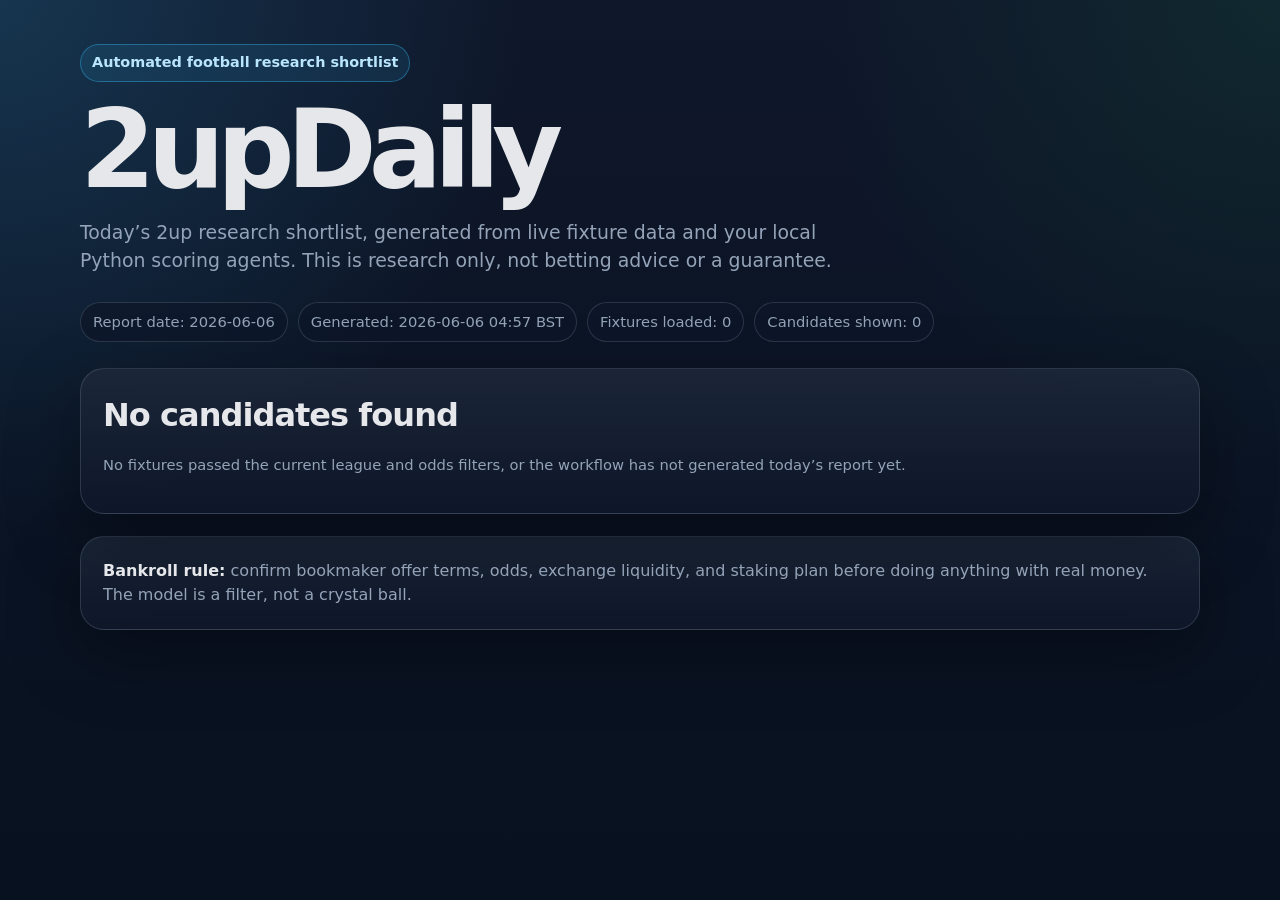
<file: index.html>
<!doctype html>
<html lang="en">
<head>
  <meta charset="utf-8">
  <meta name="viewport" content="width=device-width, initial-scale=1">
  <title>2upDaily</title>
  <meta name="description" content="Daily 2up football research shortlist generated from live fixtures and local scoring agents.">
  <style>
    :root {
      color-scheme: dark;
      --bg: #07111f;
      --bg-2: #0f172a;
      --panel: rgba(15, 23, 42, 0.88);
      --panel-2: rgba(30, 41, 59, 0.82);
      --text: #e5e7eb;
      --muted: #94a3b8;
      --accent: #38bdf8;
      --good: #22c55e;
      --warn: #f59e0b;
      --border: rgba(148, 163, 184, 0.22);
      --shadow: rgba(0, 0, 0, 0.34);
    }

    * { box-sizing: border-box; }

    body {
      margin: 0;
      min-height: 100vh;
      font-family: system-ui, -apple-system, BlinkMacSystemFont, "Segoe UI", sans-serif;
      background:
        radial-gradient(circle at top left, rgba(56, 189, 248, 0.18), transparent 34%),
        radial-gradient(circle at top right, rgba(34, 197, 94, 0.10), transparent 30%),
        linear-gradient(180deg, var(--bg-2), var(--bg));
      color: var(--text);
      line-height: 1.5;
    }

    main {
      width: min(1120px, calc(100% - 32px));
      margin: 0 auto;
      padding: 44px 0 70px;
    }

    .hero {
      display: grid;
      gap: 18px;
      margin-bottom: 28px;
    }

    .eyebrow {
      width: fit-content;
      padding: 7px 11px;
      border: 1px solid rgba(56, 189, 248, 0.38);
      border-radius: 999px;
      color: #bae6fd;
      background: rgba(56, 189, 248, 0.10);
      font-size: 0.9rem;
      font-weight: 700;
    }

    h1 {
      margin: 0;
      font-size: clamp(2.5rem, 9vw, 6.8rem);
      letter-spacing: -0.075em;
      line-height: 0.92;
    }

    .subtitle {
      margin: 0;
      max-width: 780px;
      color: var(--muted);
      font-size: clamp(1rem, 2vw, 1.18rem);
    }

    .status-bar {
      display: flex;
      flex-wrap: wrap;
      gap: 10px;
      margin: 28px 0 26px;
    }

    .pill {
      border: 1px solid var(--border);
      background: rgba(15, 23, 42, 0.72);
      padding: 8px 12px;
      border-radius: 999px;
      color: var(--muted);
      font-size: 0.92rem;
    }

    .grid {
      display: grid;
      gap: 18px;
    }

    .card, .notice, .loading {
      border: 1px solid var(--border);
      background: linear-gradient(180deg, var(--panel-2), var(--panel));
      border-radius: 24px;
      padding: 22px;
      box-shadow: 0 24px 70px var(--shadow);
    }

    .card-header {
      display: flex;
      justify-content: space-between;
      gap: 16px;
      align-items: flex-start;
      margin-bottom: 16px;
    }

    h2 {
      margin: 0;
      letter-spacing: -0.03em;
      font-size: clamp(1.35rem, 3vw, 2rem);
    }

    h3 {
      margin: 20px 0 8px;
      color: #7dd3fc;
      font-size: 1rem;
      text-transform: uppercase;
      letter-spacing: 0.08em;
    }

    .confidence {
      white-space: nowrap;
      border-radius: 999px;
      padding: 7px 11px;
      color: #dcfce7;
      border: 1px solid rgba(34, 197, 94, 0.42);
      background: rgba(34, 197, 94, 0.12);
      font-weight: 800;
    }

    .meta-grid {
      display: grid;
      grid-template-columns: repeat(auto-fit, minmax(145px, 1fr));
      gap: 10px;
      margin: 0;
    }

    .meta-grid div {
      border: 1px solid var(--border);
      background: rgba(2, 6, 23, 0.34);
      border-radius: 16px;
      padding: 12px;
    }

    dt {
      color: var(--muted);
      font-size: 0.74rem;
      text-transform: uppercase;
      letter-spacing: 0.1em;
    }

    dd {
      margin: 4px 0 0;
      font-weight: 800;
    }

    ul {
      margin: 0;
      padding-left: 1.2rem;
    }

    li { margin: 6px 0; }

    .notice {
      margin-top: 22px;
      color: var(--muted);
    }

    .notice strong { color: var(--text); }

    .small {
      color: var(--muted);
      font-size: 0.92rem;
    }

    a { color: #7dd3fc; }
  </style>
</head>
<body>
  <main>
    <section class="hero">
      <span class="eyebrow">Automated football research shortlist</span>
      <h1>2upDaily</h1>
      <p class="subtitle">Today’s 2up research shortlist, generated from live fixture data and your local Python scoring agents. This is research only, not betting advice or a guarantee.</p>
    </section>

    <section class="status-bar" id="status">
      <span class="pill">Loading latest report...</span>
    </section>

    <section class="grid" id="picks">
      <div class="loading">Loading today’s shortlist from <code>docs/data/today.json</code>...</div>
    </section>

    <section class="notice">
      <strong>Bankroll rule:</strong> confirm bookmaker offer terms, odds, exchange liquidity, and staking plan before doing anything with real money. The model is a filter, not a crystal ball.
    </section>
  </main>

  <script>
    const statusEl = document.getElementById("status");
    const picksEl = document.getElementById("picks");

    const escapeHtml = (value) => String(value ?? "")
      .replaceAll("&", "&amp;")
      .replaceAll("<", "&lt;")
      .replaceAll(">", "&gt;")
      .replaceAll('"', "&quot;")
      .replaceAll("'", "&#039;");

    const listItems = (items, fallback) => {
      if (!items || items.length === 0) return `<li>${escapeHtml(fallback)}</li>`;
      return items.map(item => `<li>${escapeHtml(item)}</li>`).join("");
    };

    const pct = (value) => `${Math.round((Number(value) || 0) * 100)}%`;

    const renderStatus = (data) => {
      statusEl.innerHTML = `
        <span class="pill">Report date: ${escapeHtml(data.report_date_london || "Unknown")}</span>
        <span class="pill">Generated: ${escapeHtml(data.generated_at_london || "Unknown")}</span>
        <span class="pill">Fixtures loaded: ${escapeHtml(data.total_fixtures_loaded ?? 0)}</span>
        <span class="pill">Candidates shown: ${escapeHtml((data.candidates || []).length)}</span>
      `;
    };

    const renderPicks = (data) => {
      const candidates = data.candidates || [];

      if (candidates.length === 0) {
        picksEl.innerHTML = `
          <div class="card">
            <h2>No candidates found</h2>
            <p class="small">No fixtures passed the current league and odds filters, or the workflow has not generated today’s report yet.</p>
          </div>
        `;
        return;
      }

      picksEl.innerHTML = candidates.map(candidate => `
        <article class="card">
          <div class="card-header">
            <h2>${escapeHtml(candidate.rank)}. ${escapeHtml(candidate.home_team)} vs ${escapeHtml(candidate.away_team)}</h2>
            <span class="confidence">${escapeHtml(candidate.confidence)}</span>
          </div>

          <dl class="meta-grid">
            <div><dt>League</dt><dd>${escapeHtml(candidate.league)}</dd></div>
            <div><dt>Kick-off</dt><dd>${escapeHtml(candidate.kickoff_uk)}</dd></div>
            <div><dt>Favourite</dt><dd>${escapeHtml(candidate.favourite)}</dd></div>
            <div><dt>Odds</dt><dd>${escapeHtml(candidate.favourite_odds_display || "Unknown")}</dd></div>
            <div><dt>Score</dt><dd>${escapeHtml(candidate.score)}</dd></div>
            <div><dt>Data quality</dt><dd>${pct(candidate.data_quality)}</dd></div>
          </dl>

          <h3>Why it fits</h3>
          <ul>${listItems(candidate.reasons, "No strong positive scoring factors were triggered.")}</ul>

          <h3>Risks</h3>
          <ul>${listItems(candidate.risks, "No major statistical risk flagged from the available data.")}</ul>

          <h3>Data notes</h3>
          <ul>${listItems(candidate.data_notes, "No data quality notes.")}</ul>
        </article>
      `).join("");
    };

    fetch("docs/data/today.json", { cache: "no-store" })
      .then(response => {
        if (!response.ok) throw new Error(`Could not load report JSON: ${response.status}`);
        return response.json();
      })
      .then(data => {
        renderStatus(data);
        renderPicks(data);
      })
      .catch(error => {
        statusEl.innerHTML = `<span class="pill">No generated report loaded yet</span>`;
        picksEl.innerHTML = `
          <div class="card">
            <h2>Report not ready yet</h2>
            <p class="small">Run the GitHub Action once, then this page will load <code>docs/data/today.json</code>.</p>
            <p class="small">Error: ${escapeHtml(error.message)}</p>
          </div>
        `;
      });
  </script>
</body>
</html>
</file>
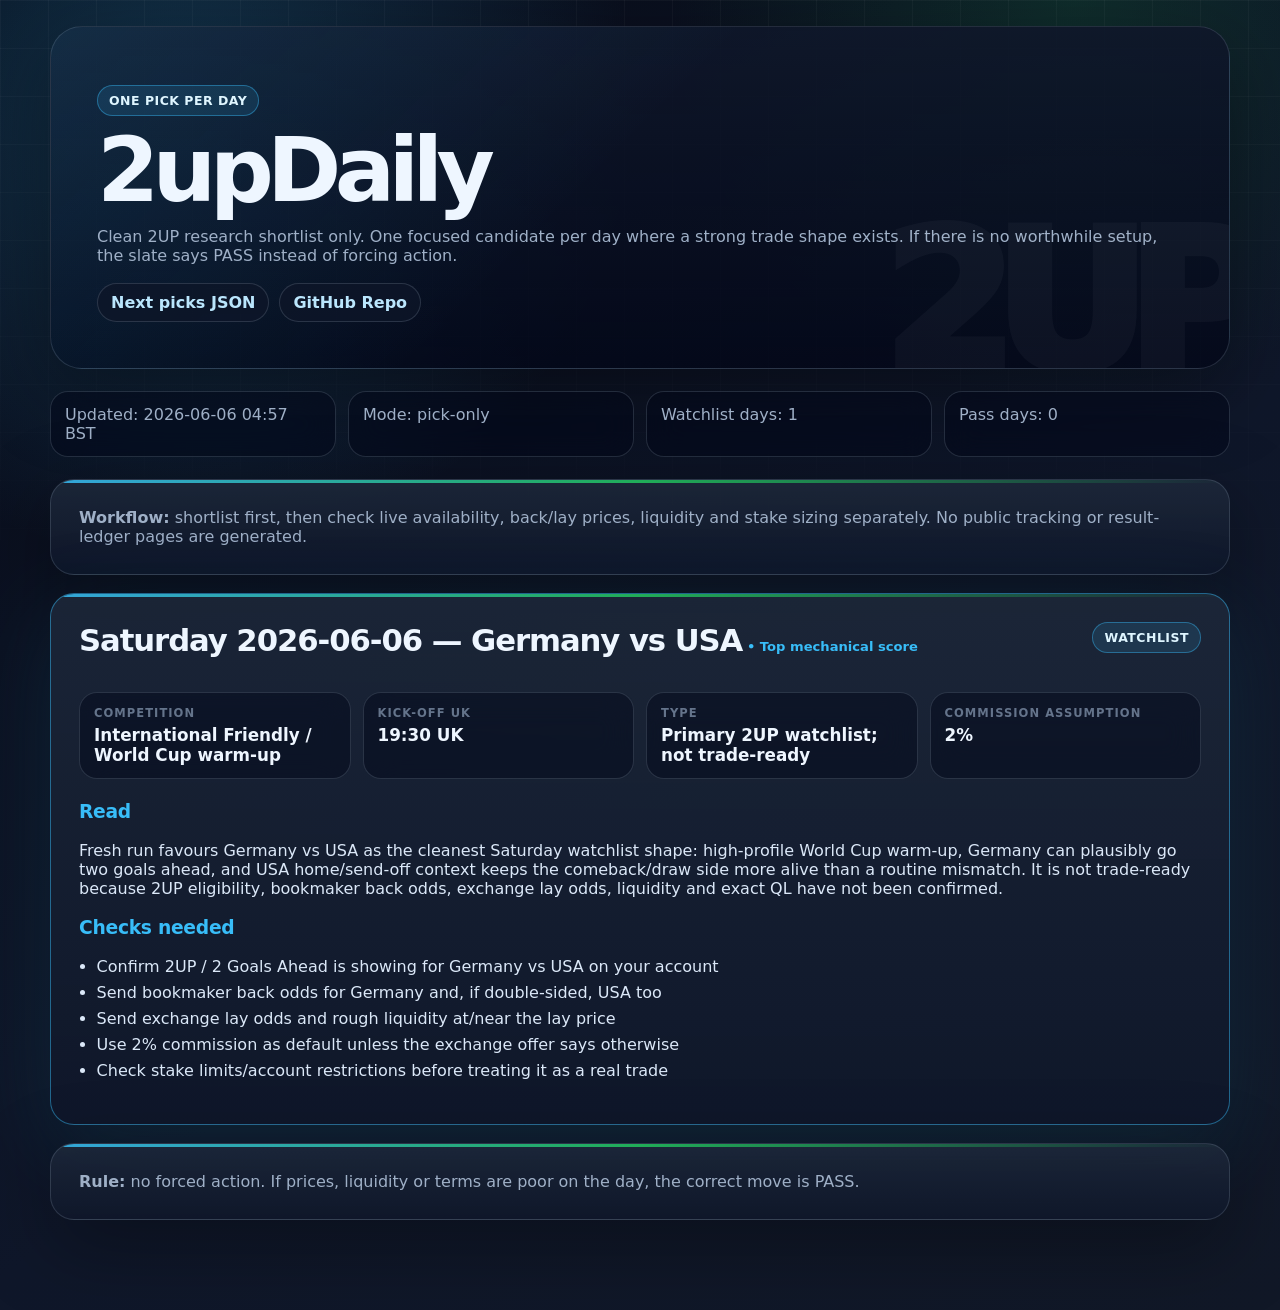
<file: docs/index.html>
<!doctype html>
<html lang="en">
<head>
  <meta charset="utf-8">
  <meta name="viewport" content="width=device-width, initial-scale=1">
  <title>2upDaily</title>
  <link rel="stylesheet" href="app.css">
</head>
<body>
  <main>
    <header>
      <p class="confidence">One pick per day</p>
      <h1>2upDaily</h1>
      <p class="subtitle">Clean 2UP research shortlist only. One focused candidate per day where a strong trade shape exists. If there is no worthwhile setup, the slate says PASS instead of forcing action.</p>
      <nav class="site-nav">
        <a href="data/next_picks.json">Next picks JSON</a>
        <a href="https://github.com/rcampbell30/2updaily">GitHub Repo</a>
      </nav>
    </header>

    <section class="status">
      <span class="pill">Updated: 2026-06-06 04:57 BST</span>
      <span class="pill">Mode: pick-only</span>
      <span class="pill">Watchlist days: 1</span>
      <span class="pill">Pass days: 0</span>
    </section>

    <section class="card notice">
      <strong>Workflow:</strong> shortlist first, then check live availability, back/lay prices, liquidity and stake sizing separately. No public tracking or result-ledger pages are generated.
    </section>

    
    <article class="card">
      <div class="card-head">
        <h2>Saturday 2026-06-06 — Germany vs USA</h2>
        <span>WATCHLIST</span>
      </div>
      <div class="grid">
        <div><span>Competition</span><strong>International Friendly / World Cup warm-up</strong></div>
        <div><span>Kick-off UK</span><strong>19:30 UK</strong></div>
        <div><span>Type</span><strong>Primary 2UP watchlist; not trade-ready</strong></div>
        <div><span>Commission assumption</span><strong>2%</strong></div>
      </div>
      <h3>Read</h3>
      <p>Fresh run favours Germany vs USA as the cleanest Saturday watchlist shape: high-profile World Cup warm-up, Germany can plausibly go two goals ahead, and USA home/send-off context keeps the comeback/draw side more alive than a routine mismatch. It is not trade-ready because 2UP eligibility, bookmaker back odds, exchange lay odds, liquidity and exact QL have not been confirmed.</p>
      <h3>Checks needed</h3>
      <ul><li>Confirm 2UP / 2 Goals Ahead is showing for Germany vs USA on your account</li>
<li>Send bookmaker back odds for Germany and, if double-sided, USA too</li>
<li>Send exchange lay odds and rough liquidity at/near the lay price</li>
<li>Use 2% commission as default unless the exchange offer says otherwise</li>
<li>Check stake limits/account restrictions before treating it as a real trade</li></ul>
    </article>
    

    <section class="card notice">
      <strong>Rule:</strong> no forced action. If prices, liquidity or terms are poor on the day, the correct move is PASS.
    </section>
  </main>
</body>
</html>
</file>
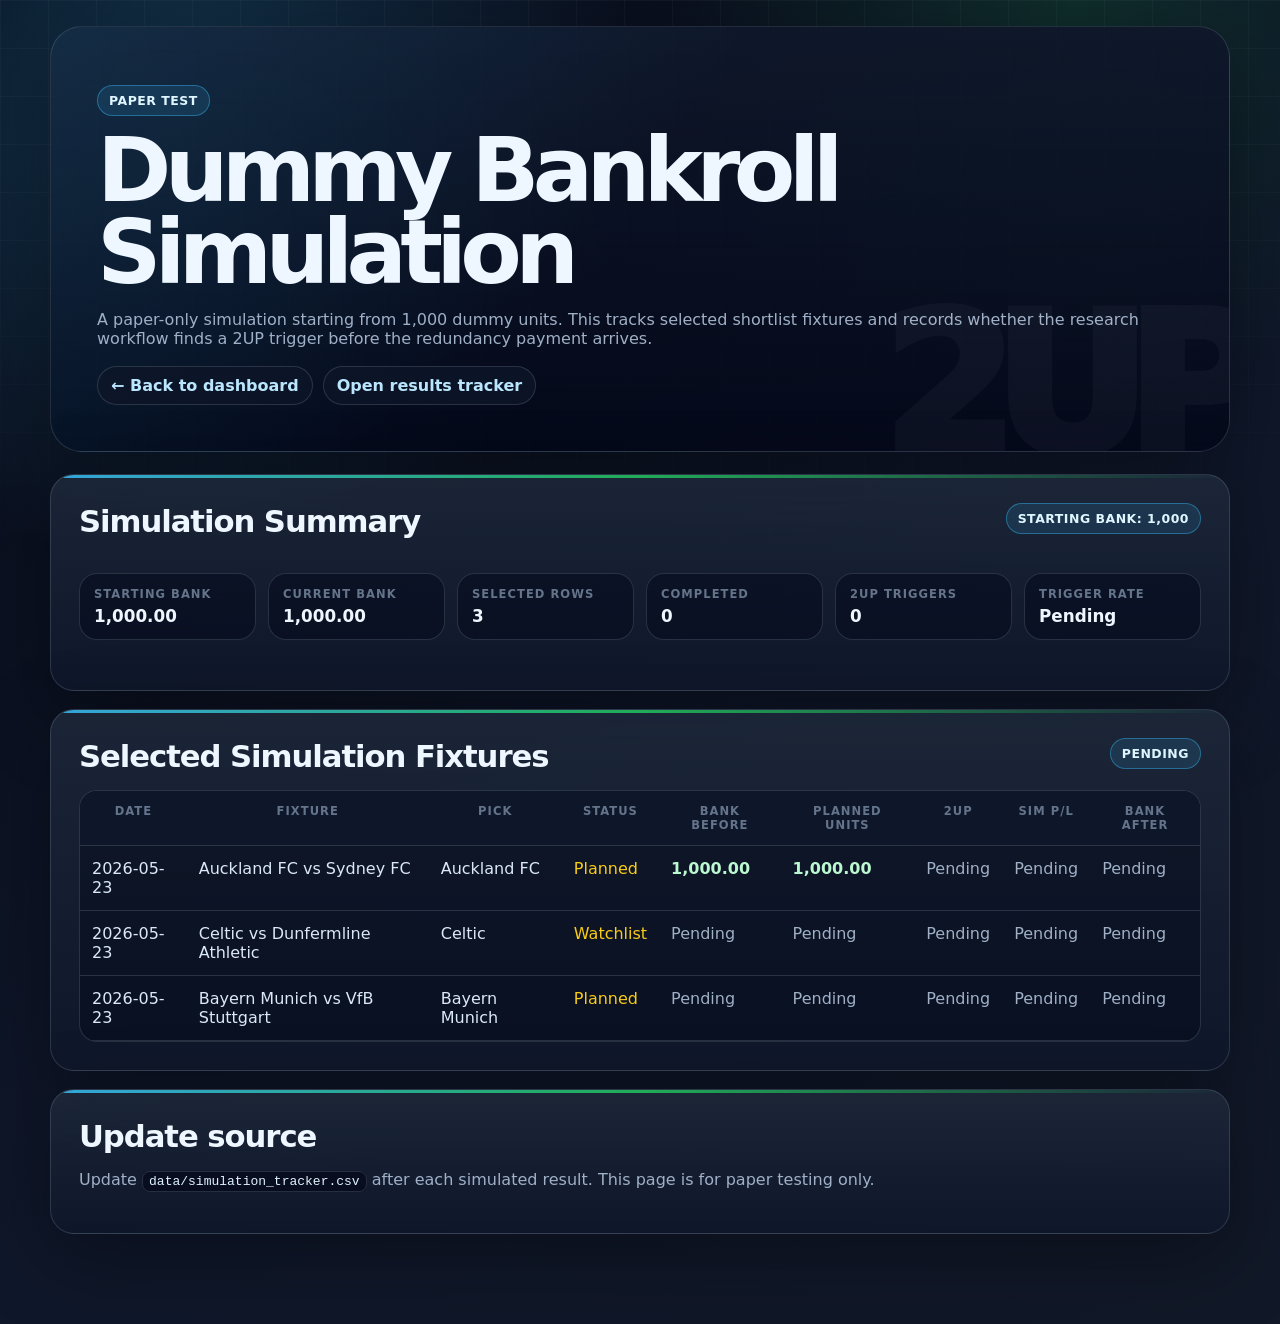
<file: docs/simulation.html>
<!doctype html>
<html lang="en">
<head>
  <meta charset="utf-8">
  <meta name="viewport" content="width=device-width, initial-scale=1">
  <title>2UP Dummy Simulation</title>
  <link rel="stylesheet" href="app.css">
</head>
<body>
  <main>
    <header>
      <p class="confidence">Paper test</p>
      <h1>Dummy Bankroll Simulation</h1>
      <p class="subtitle">A paper-only simulation starting from 1,000 dummy units. This tracks selected shortlist fixtures and records whether the research workflow finds a 2UP trigger before the redundancy payment arrives.</p>
      <p class="nav"><a href="./">← Back to dashboard</a> <a href="tracker.html">Open results tracker</a></p>
    </header>

    <section class="card">
      <div class="card-head">
        <h2>Simulation Summary</h2>
        <span>Starting bank: 1,000</span>
      </div>
      <div class="grid">
        <div><span>Starting Bank</span><strong>1,000.00</strong></div>
        <div><span>Current Bank</span><strong>1,000.00</strong></div>
        <div><span>Selected Rows</span><strong>3</strong></div>
        <div><span>Completed</span><strong>0</strong></div>
        <div><span>2UP Triggers</span><strong>0</strong></div>
        <div><span>Trigger Rate</span><strong>Pending</strong></div>
      </div>
    </section>

    <section class="card">
      <div class="card-head">
        <h2>Selected Simulation Fixtures</h2>
        <span>Pending</span>
      </div>
      <div class="table-wrap">
        <table>
          <thead>
            <tr>
              <th>Date</th>
              <th>Fixture</th>
              <th>Pick</th>
              <th>Status</th>
              <th>Bank Before</th>
              <th>Planned Units</th>
              <th>2UP</th>
              <th>Sim P/L</th>
              <th>Bank After</th>
            </tr>
          </thead>
          <tbody>
            <tr>
              <td>2026-05-23</td>
              <td>Auckland FC vs Sydney FC</td>
              <td>Auckland FC</td>
              <td class="planned">Planned</td>
              <td class="money">1,000.00</td>
              <td class="money">1,000.00</td>
              <td class="pending">Pending</td>
              <td class="pending">Pending</td>
              <td class="pending">Pending</td>
            </tr>
            <tr>
              <td>2026-05-23</td>
              <td>Celtic vs Dunfermline Athletic</td>
              <td>Celtic</td>
              <td class="planned">Watchlist</td>
              <td class="pending">Pending</td>
              <td class="pending">Pending</td>
              <td class="pending">Pending</td>
              <td class="pending">Pending</td>
              <td class="pending">Pending</td>
            </tr>
            <tr>
              <td>2026-05-23</td>
              <td>Bayern Munich vs VfB Stuttgart</td>
              <td>Bayern Munich</td>
              <td class="planned">Planned</td>
              <td class="pending">Pending</td>
              <td class="pending">Pending</td>
              <td class="pending">Pending</td>
              <td class="pending">Pending</td>
              <td class="pending">Pending</td>
            </tr>
          </tbody>
        </table>
      </div>
    </section>

    <section class="card">
      <h2>Update source</h2>
      <p class="subtitle">Update <code>data/simulation_tracker.csv</code> after each simulated result. This page is for paper testing only.</p>
    </section>
  </main>
</body>
</html>
</file>
<file: docs/app.css>
/* 2upDaily shared GitHub Pages UI */
:root {
  color-scheme: dark;
  --bg: #070b18;
  --bg-2: #0f172a;
  --panel: rgba(15, 23, 42, 0.82);
  --panel-strong: rgba(17, 24, 39, 0.96);
  --card: rgba(15, 23, 42, 0.72);
  --text: #eef6ff;
  --muted: #9fb0c7;
  --faint: #64748b;
  --border: rgba(148, 163, 184, 0.22);
  --accent: #38bdf8;
  --accent-2: #22c55e;
  --warn: #facc15;
  --danger: #fb7185;
  --shadow: 0 24px 80px rgba(0, 0, 0, 0.34);
  --radius: 24px;
}

* { box-sizing: border-box; }
html { scroll-behavior: smooth; }
body {
  margin: 0 !important;
  min-height: 100vh;
  font-family: Inter, ui-sans-serif, system-ui, -apple-system, BlinkMacSystemFont, "Segoe UI", sans-serif !important;
  color: var(--text) !important;
  background:
    radial-gradient(circle at 14% 8%, rgba(56, 189, 248, 0.22), transparent 28%),
    radial-gradient(circle at 84% 0%, rgba(34, 197, 94, 0.15), transparent 24%),
    linear-gradient(145deg, var(--bg), var(--bg-2) 58%, #111827) !important;
}

body::before {
  content: "";
  position: fixed;
  inset: 0;
  pointer-events: none;
  background-image:
    linear-gradient(rgba(255,255,255,0.035) 1px, transparent 1px),
    linear-gradient(90deg, rgba(255,255,255,0.035) 1px, transparent 1px);
  background-size: 48px 48px;
  mask-image: linear-gradient(to bottom, black, transparent 72%);
}

main {
  width: min(1180px, calc(100% - 28px)) !important;
  margin: 0 auto !important;
  padding: 26px 0 72px !important;
}

header {
  position: relative;
  overflow: hidden;
  border: 1px solid var(--border);
  border-radius: 32px;
  padding: clamp(24px, 5vw, 46px);
  margin-bottom: 22px;
  background:
    linear-gradient(135deg, rgba(56, 189, 248, 0.12), transparent 46%),
    linear-gradient(180deg, rgba(15, 23, 42, 0.92), rgba(2, 6, 23, 0.76));
  box-shadow: var(--shadow);
}

header::after {
  content: "2UP";
  position: absolute;
  right: -12px;
  bottom: -48px;
  font-size: clamp(4rem, 17vw, 12rem);
  font-weight: 950;
  letter-spacing: -0.12em;
  color: rgba(255, 255, 255, 0.035);
}

h1 {
  margin: 0 0 10px !important;
  font-size: clamp(2.4rem, 7vw, 5.8rem) !important;
  line-height: 0.92 !important;
  letter-spacing: -0.075em !important;
}

h2 {
  margin: 0 0 16px !important;
  font-size: clamp(1.25rem, 2.4vw, 2rem);
  letter-spacing: -0.035em;
}

h3 {
  color: var(--accent) !important;
  letter-spacing: -0.015em;
}

.subtitle, .muted, .notice, .note {
  color: var(--muted) !important;
}

.nav, .site-nav {
  display: flex;
  flex-wrap: wrap;
  gap: 10px;
  margin: 18px 0 0 !important;
}

a, .nav a, .site-nav a {
  color: #bae6fd;
  text-decoration: none;
}

.nav a, .site-nav a {
  display: inline-flex;
  align-items: center;
  gap: 8px;
  border: 1px solid var(--border);
  background: rgba(15, 23, 42, 0.76);
  padding: 9px 13px;
  border-radius: 999px;
  font-weight: 700;
}

.nav a:hover, .site-nav a:hover {
  border-color: rgba(56, 189, 248, 0.7);
  box-shadow: 0 0 0 4px rgba(56, 189, 248, 0.08);
}

.status, .grid, .meta-grid {
  display: grid !important;
  grid-template-columns: repeat(auto-fit, minmax(150px, 1fr)) !important;
  gap: 12px !important;
  margin: 18px 0 22px !important;
}

.pill,
.grid div,
.meta-grid div {
  border: 1px solid var(--border) !important;
  background: rgba(2, 6, 23, 0.44) !important;
  border-radius: 18px !important;
  padding: 13px 14px !important;
  color: var(--muted) !important;
  backdrop-filter: blur(16px);
}

.grid span, .meta-grid dt {
  display: block;
  color: var(--faint) !important;
  font-size: 0.72rem !important;
  font-weight: 850 !important;
  text-transform: uppercase;
  letter-spacing: 0.09em !important;
}

.grid strong, .meta-grid dd {
  display: block;
  margin: 5px 0 0 !important;
  color: var(--text) !important;
  font-size: 1.05rem;
  font-weight: 850;
}

.card, .pick-card, section.card {
  position: relative;
  overflow: hidden;
  border: 1px solid var(--border) !important;
  background:
    linear-gradient(180deg, rgba(30, 41, 59, 0.84), rgba(15, 23, 42, 0.92)) !important;
  border-radius: var(--radius) !important;
  padding: clamp(18px, 3vw, 28px) !important;
  margin: 18px 0 !important;
  box-shadow: var(--shadow) !important;
}

.card::before, .pick-card::before {
  content: "";
  position: absolute;
  inset: 0 0 auto 0;
  height: 3px;
  background: linear-gradient(90deg, var(--accent), var(--accent-2), transparent);
  opacity: 0.85;
}

.card-head, .card-header {
  display: flex !important;
  justify-content: space-between !important;
  align-items: flex-start !important;
  gap: 14px !important;
}

.card-head span, .confidence {
  display: inline-flex;
  align-items: center;
  justify-content: center;
  white-space: nowrap;
  border: 1px solid rgba(56, 189, 248, 0.42) !important;
  background: rgba(56, 189, 248, 0.12) !important;
  color: #dff6ff !important;
  padding: 7px 11px !important;
  border-radius: 999px !important;
  font-weight: 900 !important;
  font-size: 0.78rem;
  letter-spacing: 0.04em;
  text-transform: uppercase;
}

article.card:first-of-type {
  border-color: rgba(56, 189, 248, 0.48) !important;
  box-shadow: 0 26px 90px rgba(56, 189, 248, 0.13), var(--shadow) !important;
}

article.card:first-of-type h2::after {
  content: "  • Top mechanical score";
  color: var(--accent);
  font-size: 0.82rem;
  font-weight: 800;
  letter-spacing: normal;
}

ul {
  padding-left: 1.1rem !important;
}

li {
  margin: 7px 0 !important;
}

p, li, td {
  color: #dbe8f8;
}

.table-wrap {
  width: 100% !important;
  overflow-x: auto !important;
  border: 1px solid var(--border);
  border-radius: 18px;
  background: rgba(2, 6, 23, 0.38);
}

table {
  width: 100% !important;
  border-collapse: collapse !important;
  min-width: 760px !important;
}

th, td {
  border-bottom: 1px solid var(--border) !important;
  padding: 13px 12px !important;
  vertical-align: top !important;
}

th {
  position: sticky;
  top: 0;
  z-index: 1;
  background: rgba(15, 23, 42, 0.98);
  color: var(--faint) !important;
  font-size: 0.72rem !important;
  text-transform: uppercase;
  letter-spacing: 0.09em !important;
}

tr:hover td {
  background: rgba(56, 189, 248, 0.04);
}

code {
  border: 1px solid var(--border);
  background: rgba(2, 6, 23, 0.62);
  border-radius: 8px;
  padding: 2px 6px;
  color: #e0f2fe;
}

.planned { color: var(--warn) !important; }
.pending { color: var(--muted) !important; }
.money { font-variant-numeric: tabular-nums; font-weight: 900; color: #bbf7d0 !important; }

@media (max-width: 720px) {
  main { width: min(100% - 18px, 1180px) !important; padding-top: 12px !important; }
  header { border-radius: 24px; padding: 22px; }
  .card-head, .card-header { flex-direction: column; }
  .status, .grid, .meta-grid { grid-template-columns: 1fr 1fr !important; }
  article.card:first-of-type h2::after { display: block; margin-top: 6px; }
}

@media (max-width: 460px) {
  .status, .grid, .meta-grid { grid-template-columns: 1fr !important; }
}
</file>
